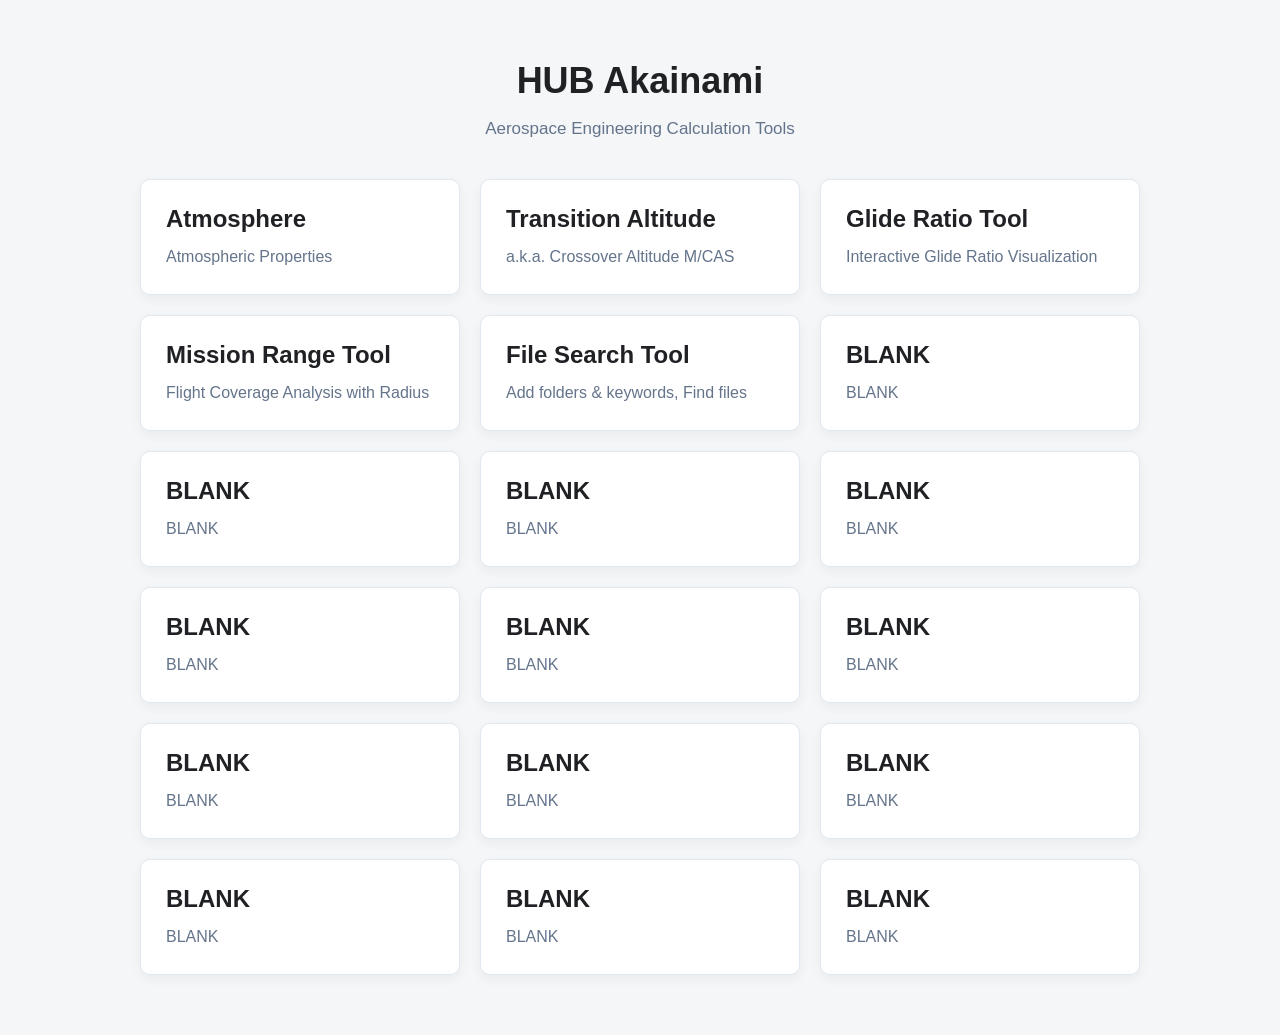
<file: index.html>
<!DOCTYPE html>

<html lang="en">

    <head>

        <meta charset="UTF-8">

            <meta
                  name="viewport"
                  content="width=device-width, initial-scale=1.0">

                <title>Engineering Tools</title>

                <link rel="stylesheet" href="style.css">

                </head>


                <body>


                    <div class="container">


                        <header>

                            <h1>
                                HUB Akainami
                            </h1>

                            <p>
                                Aerospace Engineering Calculation Tools
                            </p>

                        </header>


                        <main class="tool-grid">


                            <!-- ATMOSPHERE TOOL -->

                            <a href="atmosphere/index.html"
                               class="tool-card">
                                <h2>Atmosphere</h2>
                                <p>Atmospheric Properties</p>

                            </a>


                            <!-- TRANSITION ALTITUDE FOR M/CAS -->

                            <a href="transitionaltitude/index.html"
                               class="tool-card">
                                <h2>Transition Altitude</h2>
                                <p>a.k.a. Crossover Altitude M/CAS</p>

                            </a>


                            <!-- GLIDE RATIO TOOL -->

                            <a href="glideratio/index.html"
                               class="tool-card">
                                <h2>Glide Ratio Tool</h2>
                                <p>Interactive Glide Ratio Visualization</p>

                            </a>

                            <!-- MISSION RANGE TOOL -->

                            <a
                               href="missionrange/index.html"
                               class="tool-card">
                                <h2>Mission Range Tool</h2>
                                <p>Flight Coverage Analysis with Radius</p>
                            </a>


                            <!-- FILE SEARCH TOOL -->

                            <a
                               href="filesearchtool/index.html"
                               class="tool-card">
                                <h2>File Search Tool</h2>
                                <p>Add folders & keywords, Find files</p>
                            </a>


                            <!-- BLANK -->

                            <a
                               href="blankpage/index.html"
                               class="tool-card">
                                <h2>BLANK</h2>
                                <p>BLANK</p>
                            </a>


                            <!-- BLANK -->

                            <a
                               href="blankpage/index.html"
                               class="tool-card">
                                <h2>BLANK</h2>
                                <p>BLANK</p>
                            </a>


                            <!-- BLANK -->

                            <a
                               href="blankpage/index.html"
                               class="tool-card">
                                <h2>BLANK</h2>
                                <p>BLANK</p>
                            </a>


                            <!-- BLANK -->

                            <a
                               href="blankpage/index.html"
                               class="tool-card">
                                <h2>BLANK</h2>
                                <p>BLANK</p>
                            </a>


                            <!-- BLANK -->

                            <a
                               href="blankpage/index.html"
                               class="tool-card">
                                <h2>BLANK</h2>
                                <p>BLANK</p>
                            </a>


                            <!-- BLANK -->

                            <a
                               href="blankpage/index.html"
                               class="tool-card">
                                <h2>BLANK</h2>
                                <p>BLANK</p>
                            </a>


                            <!-- BLANK -->

                            <a
                               href="blankpage/index.html"
                               class="tool-card">
                                <h2>BLANK</h2>
                                <p>BLANK</p>
                            </a>


                            <!-- BLANK -->

                            <a
                               href="blankpage/index.html"
                               class="tool-card">
                                <h2>BLANK</h2>
                                <p>BLANK</p>
                            </a>


                            <!-- BLANK -->

                            <a
                               href="blankpage/index.html"
                               class="tool-card">
                                <h2>BLANK</h2>
                                <p>BLANK</p>
                            </a>


                            <!-- BLANK -->

                            <a
                               href="blankpage/index.html"
                               class="tool-card">
                                <h2>BLANK</h2>
                                <p>BLANK</p>
                            </a>


                            <!-- BLANK -->

                            <a
                               href="blankpage/index.html"
                               class="tool-card">
                                <h2>BLANK</h2>
                                <p>BLANK</p>
                            </a>


                            <!-- BLANK -->

                            <a
                               href="blankpage/index.html"
                               class="tool-card">
                                <h2>BLANK</h2>
                                <p>BLANK</p>
                            </a>


                            <!-- BLANK -->

                            <a
                               href="blankpage/index.html"
                               class="tool-card">
                                <h2>BLANK</h2>
                                <p>BLANK</p>
                            </a>



                        </main>


                    </div>


                </body>

            </html>
</file>
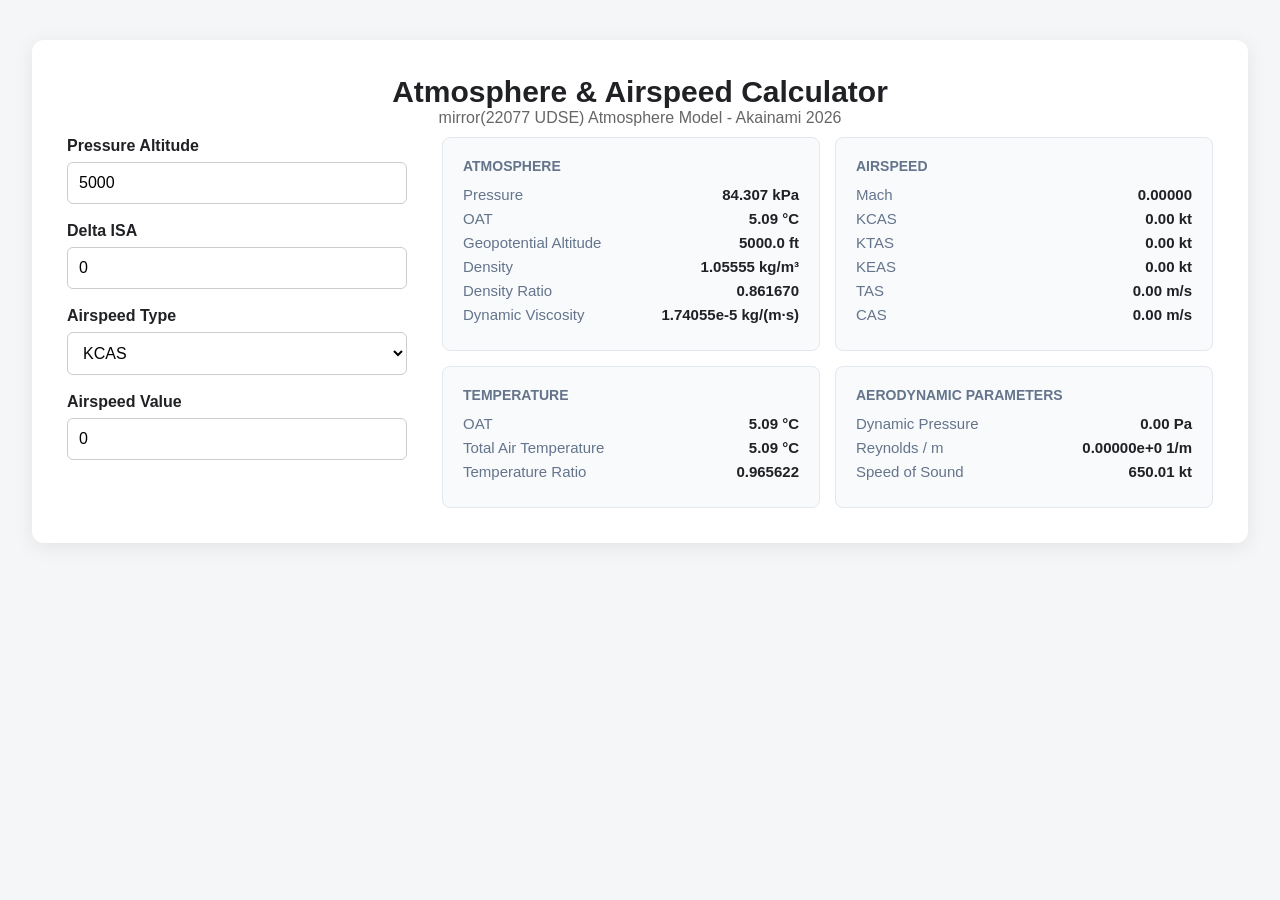
<file: atmosphere/index.html>
<!DOCTYPE html>
<html lang="en">

    <head>

        <link rel="stylesheet" href="style.css">

            <meta charset="UTF-8">

                <meta name="viewport"
                      content="width=device-width, initial-scale=1.0">

                    <title>Atmosphere & Airspeed Calculator</title>



                </head>


                <body>


                    <div class="container">


                        <h1>
                            Atmosphere & Airspeed Calculator
                        </h1>

                        <p class="subtitle">
                            mirror(22077 UDSE) Atmosphere Model - Akainami 2026
                        </p>


                        <div class="layout">


                            <!-- ==========================================================
INPUT SECTION
========================================================== -->

                            <div class="input-section">


                                <div class="input-group">

                                    <label for="pressureAltitude">
                                        Pressure Altitude
                                    </label>

                                    <input
                                           id="pressureAltitude"
                                           type="number"
                                           value="5000"
                                           step="100"
                                           >

                                    </div>


                                    <div class="input-group">

                                        <label for="disa">
                                            Delta ISA
                                        </label>

                                        <input
                                               id="disa"
                                               type="number"
                                               value="0"
                                               step="0.1"
                                               >

                                        </div>


                                        <div class="input-group">

                                            <label for="airspeedType">
                                                Airspeed Type
                                            </label>

                                            <select id="airspeedType">

                                                <option value="kcas">
                                                    KCAS
                                                </option>

                                                <option value="keas">
                                                    KEAS
                                                </option>

                                                <option value="ktas">
                                                    KTAS
                                                </option>

                                                <option value="mach">
                                                    Mach
                                                </option>

                                            </select>

                                        </div>


                                        <div class="input-group">

                                            <label for="airspeedValue">
                                                Airspeed Value
                                            </label>

                                            <input
                                                   id="airspeedValue"
                                                   type="number"
                                                   value="0"
                                                   step="1"
                                                   >

                                            </div>


                                            <div
                                                 id="error"
                                                 class="error">
                                            </div>


                                        </div>


                                        <!-- ==========================================================
RESULTS
========================================================== -->

                                        <div class="result-section">


                                            <!-- ATMOSPHERE -->

                                            <div class="result-card">

                                                <div class="result-title">
                                                    Atmosphere
                                                </div>


                                                <div class="result-row">

                                                    <span class="result-label">
                                                        Pressure
                                                    </span>

                                                    <span
                                                          class="result-value"
                                                          id="pressure">
                                                        -
                                                    </span>

                                                </div>


                                                <div class="result-row">

                                                    <span class="result-label">
                                                        OAT
                                                    </span>

                                                    <span
                                                          class="result-value"
                                                          id="oat">
                                                        -
                                                    </span>

                                                </div>


                                                <div class="result-row">

                                                    <span class="result-label">
                                                        Geopotential Altitude
                                                    </span>

                                                    <span
                                                          class="result-value"
                                                          id="geoAlt">
                                                        -
                                                    </span>

                                                </div>


                                                <div class="result-row">

                                                    <span class="result-label">
                                                        Density
                                                    </span>

                                                    <span
                                                          class="result-value"
                                                          id="density">
                                                        -
                                                    </span>

                                                </div>


                                                <div class="result-row">

                                                    <span class="result-label">
                                                        Density Ratio
                                                    </span>

                                                    <span
                                                          class="result-value"
                                                          id="sigma">
                                                        -
                                                    </span>

                                                </div>


                                                <div class="result-row">

                                                    <span class="result-label">
                                                        Dynamic Viscosity
                                                    </span>

                                                    <span
                                                          class="result-value"
                                                          id="mu">
                                                        -
                                                    </span>

                                                </div>

                                            </div>


                                            <!-- SPEED -->

                                            <div class="result-card">

                                                <div class="result-title">
                                                    Airspeed
                                                </div>


                                                <div class="result-row">

                                                    <span class="result-label">
                                                        Mach
                                                    </span>

                                                    <span
                                                          class="result-value"
                                                          id="mach">
                                                        -
                                                    </span>

                                                </div>


                                                <div class="result-row">

                                                    <span class="result-label">
                                                        KCAS
                                                    </span>

                                                    <span
                                                          class="result-value"
                                                          id="kcas">
                                                        -
                                                    </span>

                                                </div>


                                                <div class="result-row">

                                                    <span class="result-label">
                                                        KTAS
                                                    </span>

                                                    <span
                                                          class="result-value"
                                                          id="ktas">
                                                        -
                                                    </span>

                                                </div>


                                                <div class="result-row">

                                                    <span class="result-label">
                                                        KEAS
                                                    </span>

                                                    <span
                                                          class="result-value"
                                                          id="keas">
                                                        -
                                                    </span>

                                                </div>


                                                <div class="result-row">

                                                    <span class="result-label">
                                                        TAS
                                                    </span>

                                                    <span
                                                          class="result-value"
                                                          id="tas">
                                                        -
                                                    </span>

                                                </div>


                                                <div class="result-row">

                                                    <span class="result-label">
                                                        CAS
                                                    </span>

                                                    <span
                                                          class="result-value"
                                                          id="cas">
                                                        -
                                                    </span>

                                                </div>

                                            </div>


                                            <!-- TEMPERATURE -->

                                            <div class="result-card">

                                                <div class="result-title">
                                                    Temperature
                                                </div>


                                                <div class="result-row">

                                                    <span class="result-label">
                                                        OAT
                                                    </span>

                                                    <span
                                                          class="result-value"
                                                          id="oat2">
                                                        -
                                                    </span>

                                                </div>


                                                <div class="result-row">

                                                    <span class="result-label">
                                                        Total Air Temperature
                                                    </span>

                                                    <span
                                                          class="result-value"
                                                          id="tat">
                                                        -
                                                    </span>

                                                </div>


                                                <div class="result-row">

                                                    <span class="result-label">
                                                        Temperature Ratio
                                                    </span>

                                                    <span
                                                          class="result-value"
                                                          id="theta">
                                                        -
                                                    </span>

                                                </div>

                                            </div>


                                            <!-- AERODYNAMIC -->

                                            <div class="result-card">

                                                <div class="result-title">
                                                    Aerodynamic Parameters
                                                </div>


                                                <div class="result-row">

                                                    <span class="result-label">
                                                        Dynamic Pressure
                                                    </span>

                                                    <span
                                                          class="result-value"
                                                          id="qbar">
                                                        -
                                                    </span>

                                                </div>


                                                <div class="result-row">

                                                    <span class="result-label">
                                                        Reynolds / m
                                                    </span>

                                                    <span
                                                          class="result-value"
                                                          id="rePerMet">
                                                        -
                                                    </span>

                                                </div>


                                                <div class="result-row">

                                                    <span class="result-label">
                                                        Speed of Sound
                                                    </span>

                                                    <span
                                                          class="result-value"
                                                          id="speedOfSound">
                                                        -
                                                    </span>

                                                </div>

                                            </div>


                                        </div>


                                    </div>
                                    <!-- /.layout -->


                                </div>


                                <script src="script.js"></script>

                            </body>

                        </html>
</file>
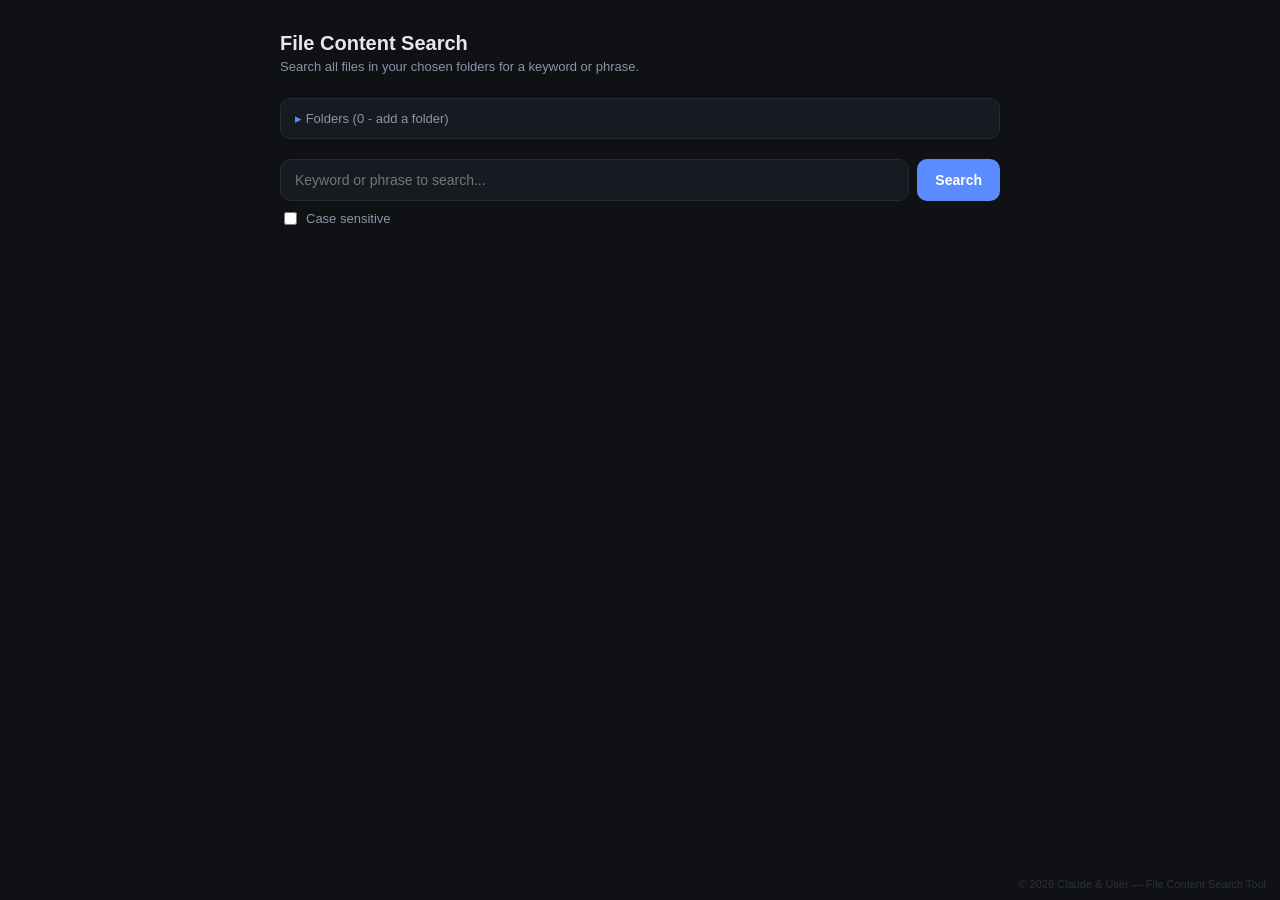
<file: filesearchtool/index.html>
<!DOCTYPE html>
<html lang="en">
<head>
<meta charset="UTF-8">
<title>File Content Search</title>
<style>
  :root{
    --bg:#0f1115; --panel:#171a21; --border:#262b36; --text:#e6e8ee;
    --muted:#8b93a7; --accent:#5b8cff; --accent2:#2fbf71; --danger:#ff5b5b;
  }
  *{box-sizing:border-box;}
  body{
    margin:0; font-family:-apple-system,Segoe UI,Roboto,Arial,sans-serif;
    background:var(--bg); color:var(--text); padding:32px 24px; display:flex;
    flex-direction:column; align-items:center; min-height:100vh;
  }
  .wrap{width:100%; max-width:720px;}
  h1{font-size:20px; font-weight:600; margin:0 0 4px;}
  .sub{color:var(--muted); font-size:13px; margin-bottom:24px;}

  .search-row{display:flex; gap:8px; margin-bottom:8px;}
  input[type=text]{
    flex:1; padding:12px 14px; border-radius:10px; border:1px solid var(--border);
    background:var(--panel); color:var(--text); font-size:14px; outline:none;
  }
  input[type=text]:focus{border-color:var(--accent);}
  button{
    padding:12px 18px; border-radius:10px; border:none; background:var(--accent);
    color:#fff; font-size:14px; font-weight:600; cursor:pointer;
  }
  button:hover{opacity:.9;}
  button.secondary{background:var(--panel); border:1px solid var(--border); color:var(--text); font-weight:500;}
  button.danger{background:transparent; border:1px solid var(--danger); color:var(--danger); padding:4px 10px; font-size:12px;}
  button:disabled{opacity:.5; cursor:not-allowed;}

  .options{display:flex; align-items:center; gap:16px; margin-bottom:20px; font-size:13px; color:var(--muted);}
  .options label{display:flex; align-items:center; gap:6px; cursor:pointer;}

  details{
    background:var(--panel); border:1px solid var(--border); border-radius:10px;
    margin-bottom:20px; padding:0; overflow:hidden;
  }
  summary{padding:12px 14px; cursor:pointer; font-size:13px; color:var(--muted); list-style:none;}
  summary::-webkit-details-marker{display:none;}
  summary:before{content:"▸ "; color:var(--accent);}
  details[open] summary:before{content:"▾ ";}
  .folder-body{padding:0 14px 14px;}
  .folder-item{
    display:flex; align-items:center; justify-content:space-between;
    padding:8px 0; border-bottom:1px solid var(--border); font-size:13px;
  }
  .folder-item:last-child{border-bottom:none;}
  .folder-name{display:flex; align-items:center; gap:8px;}
  .dot{width:8px; height:8px; border-radius:50%; background:var(--accent2); flex-shrink:0;}
  .dot.warn{background:#f5b942;}

  #status{font-size:13px; color:var(--muted); min-height:18px; margin:6px 0 14px;}

  table{width:100%; border-collapse:collapse; font-size:13px;}
  th, td{text-align:left; padding:10px 12px; border-bottom:1px solid var(--border);}
  th{color:var(--muted); font-weight:600; font-size:12px; text-transform:uppercase; letter-spacing:.03em;}
  td.path{color:var(--muted); font-size:12px; word-break:break-all;}
  tr:hover td{background:rgba(255,255,255,0.02);}
  .empty{color:var(--muted); font-size:13px; padding:20px 0; text-align:center;}
  .count{font-size:12px; color:var(--muted); margin-bottom:8px;}
  .unsupported{background:#3a2323; border:1px solid var(--danger); color:#ffb3b3; padding:14px; border-radius:10px; font-size:13px; margin-bottom:20px;}
  .footer-tag{
    position:fixed; bottom:10px; right:14px; font-size:11px; color:#454b58;
    opacity:.55; user-select:none; pointer-events:none;
  }
  tr.result-row{cursor:pointer;}
  tr.result-row td{color:var(--text);}
  tr.result-row:hover td{background:rgba(91,140,255,0.10);}
  tr.result-row:active td{background:rgba(91,140,255,0.18);}
</style>
</head>
<body>
<div class="wrap">
  <h1>File Content Search</h1>
  <div class="sub">Search all files in your chosen folders for a keyword or phrase.</div>

  <div id="unsupportedBox" class="unsupported" style="display:none;">
    This browser does not support the File System Access API. Please use Chrome or Edge.
  </div>

  <details id="folderPanel">
    <summary>Folders <span id="folderCountLabel"></span></summary>
    <div class="folder-body">
      <div id="folderList"></div>
      <button class="secondary" id="addFolderBtn" style="margin-top:10px;">+ Add Folder</button>
    </div>
  </details>

  <div class="search-row">
    <input type="text" id="keywordInput" placeholder="Keyword or phrase to search...">
    <button id="searchBtn">Search</button>
  </div>
  <div class="options">
    <label><input type="checkbox" id="caseSensitive"> Case sensitive</label>
  </div>

  <div id="status"></div>
  <div id="resultsArea"></div>
</div>

<div class="footer-tag">&copy; 2026 Claude &amp; User — File Content Search Tool</div>

<script src="pdf.min.js"></script>
<script src="jszip.min.js"></script>
<script src="xlsx.full.min.js"></script>

<script>
const DB_NAME = 'FolderSearchDB';
const STORE_NAME = 'folders';
let db = null;

// File extensions that will NOT be read (known unsupported binary formats)
const BINARY_EXT = new Set(['png','jpg','jpeg','gif','bmp','webp','ico','svgz','mp3','wav','mp4',
  'mov','avi','mkv','zip','rar','7z','exe','dll','so','dylib','doc','ppt','xls',
  'woff','woff2','ttf','otf','eot','class','jar','iso','db','sqlite']);
// Note: anything NOT in this list (including unknown/unfamiliar extensions like .dat, .rek, .crank)
// is treated as plain text and searched, same as .txt.

// Extensions that natively render in a browser tab when opened
const VIEWABLE_EXT = new Set(['pdf','txt','md','csv','json','xml','html','htm','css','js','log']);

// Extensions handled via special parsers instead of plain text
const RICH_EXT = new Set(['pdf','docx','xlsx','pptx']);

if(window.pdfjsLib){
  pdfjsLib.GlobalWorkerOptions.workerSrc = 'pdf.worker.min.js';
}

function extractTagText(xml, tagRegex){
  const out = [];
  let m;
  while((m = tagRegex.exec(xml)) !== null){
    out.push(m[1]);
  }
  return out.join(' ');
}

async function extractPdfText(file){
  const buf = await file.arrayBuffer();
  const doc = await pdfjsLib.getDocument({ data: buf }).promise;
  let text = '';
  for(let i = 1; i <= doc.numPages; i++){
    const page = await doc.getPage(i);
    const content = await page.getTextContent();
    text += content.items.map(it => it.str).join(' ') + '\n';
  }
  return text;
}

async function extractDocxText(file){
  const buf = await file.arrayBuffer();
  const zip = await JSZip.loadAsync(buf);
  const docXmlFile = zip.file('word/document.xml');
  if(!docXmlFile) return '';
  const xml = await docXmlFile.async('string');
  return extractTagText(xml, /<w:t[^>]*>([^<]*)<\/w:t>/g);
}

async function extractPptxText(file){
  const buf = await file.arrayBuffer();
  const zip = await JSZip.loadAsync(buf);
  const slideFiles = Object.keys(zip.files)
    .filter(name => /^ppt\/slides\/slide\d+\.xml$/.test(name));
  let text = '';
  for(const name of slideFiles){
    const xml = await zip.file(name).async('string');
    text += extractTagText(xml, /<a:t[^>]*>([^<]*)<\/a:t>/g) + '\n';
  }
  return text;
}

async function extractXlsxText(file){
  const buf = await file.arrayBuffer();
  const data = new Uint8Array(buf);
  const wb = XLSX.read(data, { type: 'array' });
  let text = '';
  for(const sheetName of wb.SheetNames){
    const sheet = wb.Sheets[sheetName];
    text += XLSX.utils.sheet_to_csv(sheet) + '\n';
  }
  return text;
}

async function extractText(file, ext){
  switch(ext){
    case 'pdf': return await extractPdfText(file);
    case 'docx': return await extractDocxText(file);
    case 'pptx': return await extractPptxText(file);
    case 'xlsx': return await extractXlsxText(file);
    default: return await file.text();
  }
}

function openDB(){
  return new Promise((resolve, reject)=>{
    const req = indexedDB.open(DB_NAME, 1);
    req.onupgradeneeded = ()=>{
      req.result.createObjectStore(STORE_NAME, { keyPath:'id', autoIncrement:true });
    };
    req.onsuccess = ()=> resolve(req.result);
    req.onerror = ()=> reject(req.error);
  });
}

function dbGetAll(){
  return new Promise((resolve, reject)=>{
    const tx = db.transaction(STORE_NAME, 'readonly');
    const store = tx.objectStore(STORE_NAME);
    const req = store.getAll();
    req.onsuccess = ()=> resolve(req.result);
    req.onerror = ()=> reject(req.error);
  });
}
function dbAdd(entry){
  return new Promise((resolve, reject)=>{
    const tx = db.transaction(STORE_NAME, 'readwrite');
    const req = tx.objectStore(STORE_NAME).add(entry);
    req.onsuccess = ()=> resolve(req.result);
    req.onerror = ()=> reject(req.error);
  });
}
function dbDelete(id){
  return new Promise((resolve, reject)=>{
    const tx = db.transaction(STORE_NAME, 'readwrite');
    const req = tx.objectStore(STORE_NAME).delete(id);
    req.onsuccess = ()=> resolve();
    req.onerror = ()=> reject(req.error);
  });
}

let folders = []; // {id, name, handle, permission}

async function refreshFolders(){
  folders = await dbGetAll();
  for(const f of folders){
    try{
      const perm = await f.handle.queryPermission({mode:'read'});
      f.permission = perm; // 'granted' | 'denied' | 'prompt'
    }catch(e){ f.permission = 'error'; }
  }
  renderFolders();
}

function renderFolders(){
  const list = document.getElementById('folderList');
  const label = document.getElementById('folderCountLabel');
  label.textContent = folders.length ? `(${folders.length})` : '(0 - add a folder)';
  if(folders.length === 0){
    list.innerHTML = '<div class="empty">No folders added yet.</div>';
    return;
  }
  list.innerHTML = '';
  for(const f of folders){
    const row = document.createElement('div');
    row.className = 'folder-item';
    const ok = f.permission === 'granted';
    row.innerHTML = `
      <div class="folder-name">
        <span class="dot ${ok?'':'warn'}"></span>
        <span>${f.name}</span>
      </div>
      <div>
        ${ok ? '' : '<button class="secondary" style="padding:4px 10px;font-size:12px;margin-right:6px;" data-grant="'+f.id+'">Grant Access</button>'}
        <button class="danger" data-remove="${f.id}">Remove</button>
      </div>`;
    list.appendChild(row);
  }
  list.querySelectorAll('[data-remove]').forEach(btn=>{
    btn.onclick = async ()=>{
      await dbDelete(Number(btn.dataset.remove));
      await refreshFolders();
    };
  });
  list.querySelectorAll('[data-grant]').forEach(btn=>{
    btn.onclick = async ()=>{
      const f = folders.find(x=>x.id === Number(btn.dataset.grant));
      if(f){
        const res = await f.handle.requestPermission({mode:'read'});
        f.permission = res;
        renderFolders();
      }
    };
  });
}

document.getElementById('addFolderBtn').onclick = async ()=>{
  try{
    const handle = await window.showDirectoryPicker();
    await dbAdd({ name: handle.name, handle });
    await refreshFolders();
  }catch(e){
    // user cancelled or an error occurred - fail silently
    if(e && e.name !== 'AbortError') console.error(e);
  }
};

async function* walk(dirHandle, relPath){
  for await (const [name, handle] of dirHandle.entries()){
    const childPath = relPath ? relPath + '/' + name : name;
    if(handle.kind === 'file'){
      yield { handle, path: childPath };
    } else if(handle.kind === 'directory'){
      yield* walk(handle, childPath);
    }
  }
}

function getExt(name){
  const i = name.lastIndexOf('.');
  return i === -1 ? '' : name.slice(i+1).toLowerCase();
}

async function runSearch(){
  const keywordRaw = document.getElementById('keywordInput').value;
  const keyword = keywordRaw.trim();
  const statusEl = document.getElementById('status');
  const resultsArea = document.getElementById('resultsArea');
  resultsArea.innerHTML = '';

  if(!keyword){
    statusEl.textContent = 'Please enter a keyword or phrase.';
    return;
  }
  const readyFolders = folders.filter(f=>f.permission === 'granted');
  if(readyFolders.length === 0){
    statusEl.textContent = 'No accessible folders to search. Add/grant access to a folder in the "Folders" section.';
    return;
  }

  const caseSensitive = document.getElementById('caseSensitive').checked;
  const needle = caseSensitive ? keyword : keyword.toLowerCase();

  document.getElementById('searchBtn').disabled = true;
  let scanned = 0;
  const matches = [];

  for(const f of readyFolders){
    statusEl.textContent = `Scanning: ${f.name} ...`;
    try{
      for await (const entry of walk(f.handle, '')){
        const ext = getExt(entry.handle.name);
        if(BINARY_EXT.has(ext)) continue;
        try{
          const file = await entry.handle.getFile();
          // skip very large files (over 25MB)
          if(file.size > 25 * 1024 * 1024) continue;
          const text = await extractText(file, ext);
          const haystack = caseSensitive ? text : text.toLowerCase();
          scanned++;
          if(scanned % 25 === 0){
            statusEl.textContent = `Scanning: ${f.name} (${scanned} files scanned)`;
          }
          if(haystack.includes(needle)){
            matches.push({ folder: f.name, fileName: entry.handle.name, path: `${f.name}/${entry.path}`, handle: entry.handle });
          }
        }catch(readErr){
          // skip files that can't be read or parsed
        }
      }
    }catch(walkErr){
      console.error('Error scanning folder:', f.name, walkErr);
    }
  }

  document.getElementById('searchBtn').disabled = false;
  statusEl.textContent = `Done: ${scanned} files scanned, ${matches.length} matches found.`;
  renderResults(matches);
}

function renderResults(matches){
  const area = document.getElementById('resultsArea');
  if(matches.length === 0){
    area.innerHTML = '<div class="empty">No matches found.</div>';
    return;
  }
  let html = `<div class="count">${matches.length} results</div><table><thead><tr><th>File Name</th><th>Path</th></tr></thead><tbody>`;
  matches.forEach((m, i) => {
    html += `<tr class="result-row" data-idx="${i}"><td>${escapeHtml(m.fileName)}</td><td class="path">${escapeHtml(m.path)}</td></tr>`;
  });
  html += '</tbody></table>';
  area.innerHTML = html;

  area.querySelectorAll('tr.result-row').forEach(row => {
    row.addEventListener('click', () => {
      const match = matches[Number(row.dataset.idx)];
      openMatchFile(match);
    });
  });
}

async function openMatchFile(match){
  try{
    const file = await match.handle.getFile();
    const ext = getExt(match.fileName);
    const url = URL.createObjectURL(file);
    if(VIEWABLE_EXT.has(ext)){
      // Browser can render this type directly in a tab
      window.open(url, '_blank');
    }else{
      // Not natively renderable (e.g. docx/xlsx/pptx) - trigger a direct download.
      // The browser's download bar then offers an "Open" action that launches
      // the file in its default application (Word/Excel/etc.) — that final
      // click has to come from the browser/user, a web page cannot do it.
      const a = document.createElement('a');
      a.href = url;
      a.download = match.fileName;
      document.body.appendChild(a);
      a.click();
      a.remove();
    }
    setTimeout(() => URL.revokeObjectURL(url), 60000);
  }catch(e){
    console.error(e);
    alert('Could not open file: ' + e.message);
  }
}

function escapeHtml(s){
  return s.replace(/[&<>"']/g, c=>({'&':'&amp;','<':'&lt;','>':'&gt;','"':'&quot;',"'":'&#39;'}[c]));
}

document.getElementById('searchBtn').onclick = runSearch;
document.getElementById('keywordInput').addEventListener('keydown', e=>{
  if(e.key === 'Enter') runSearch();
});

(async function init(){
  if(!('showDirectoryPicker' in window)){
    document.getElementById('unsupportedBox').style.display = 'block';
    document.getElementById('addFolderBtn').disabled = true;
    document.getElementById('searchBtn').disabled = true;
    return;
  }
  db = await openDB();
  await refreshFolders();
})();
</script>
</body>
</html>
</file>
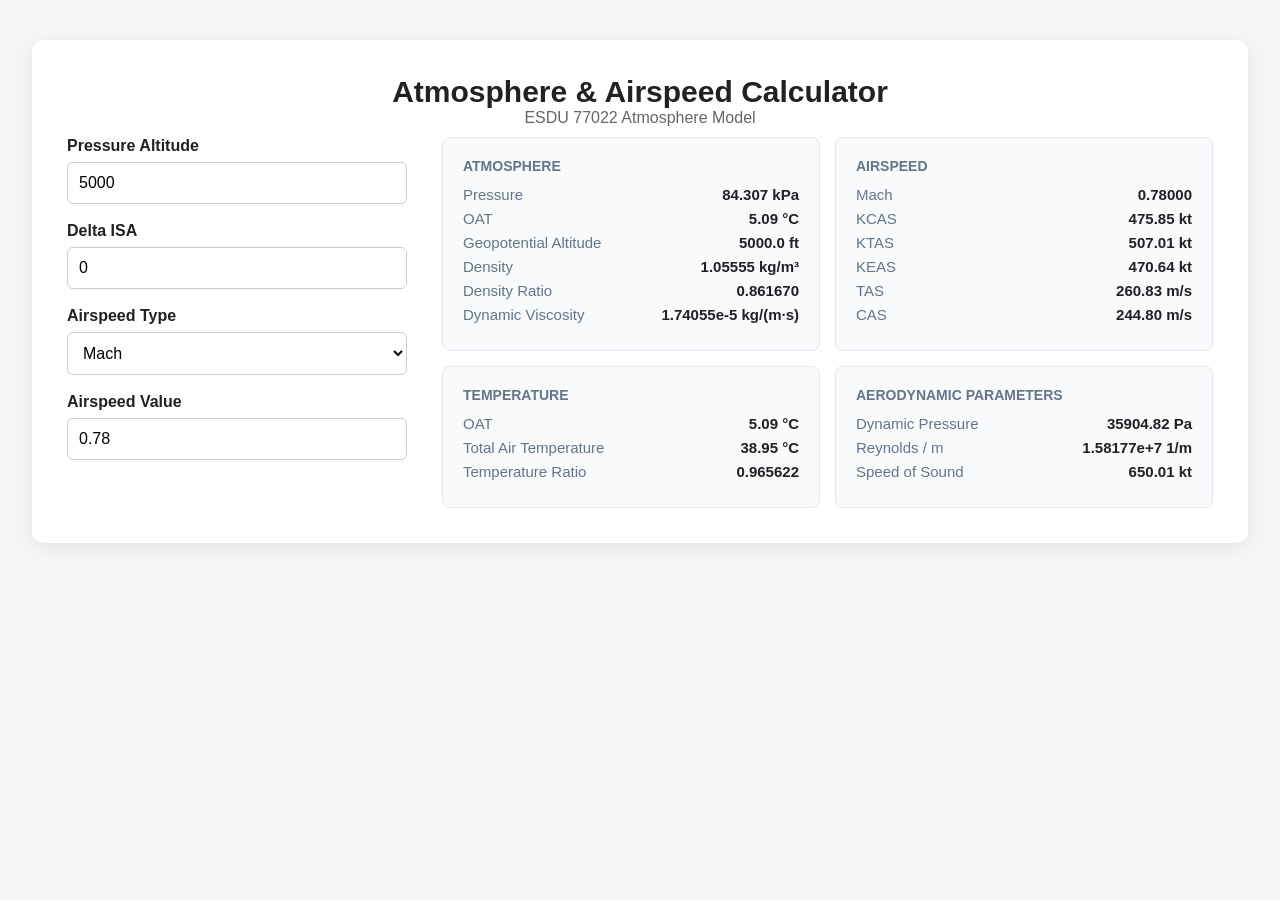
<file: Pages/index.html>
<!DOCTYPE html>
<html lang="en">

<head>

<meta charset="UTF-8">

<meta name="viewport"
      content="width=device-width, initial-scale=1.0">

<title>Atmosphere & Airspeed Calculator</title>


<style>

* {
    box-sizing: border-box;
}


body {

    margin: 0;

    padding: 0;

    font-family:
        Arial,
        Helvetica,
        sans-serif;

    background-color: #f4f6f8;

    color: #202124;
}


.container {

    width: 95%;

    max-width: 1300px;

    margin: 40px auto;

    padding: 35px;

    background-color: white;

    border-radius: 12px;

    box-shadow:
        0 4px 20px
        rgba(0,0,0,0.08);
}


h1 {

    margin: 0;

    text-align: center;

    font-size: 30px;
}


.subtitle {

    margin-top: 0px;

    margin-bottom: 10px;

    text-align: center;

    color: #666;
}


/* ============================================================
   LAYOUT
   ============================================================ */

.layout {

    display: flex;

    align-items: flex-start;

    gap: 35px;
}


/* ============================================================
   INPUTS
   ============================================================ */

.input-section {

    flex: 0 0 340px;

    position: sticky;

    top: 20px;
}


.input-group {

    margin-bottom: 18px;
}


label {

    display: block;

    margin-bottom: 7px;

    font-weight: bold;
}


input,
select {

    width: 100%;

    padding: 11px;

    border: 1px solid #ccc;

    border-radius: 6px;

    font-size: 16px;

    background-color: white;
}


button {

    width: 100%;

    margin-top: 8px;

    padding: 13px;

    border: none;

    border-radius: 6px;

    background-color: #2563eb;

    color: white;

    font-size: 16px;

    font-weight: bold;

    cursor: pointer;
}


button:hover {

    background-color: #1d4ed8;
}


/* ============================================================
   RESULTS
   ============================================================ */

.result-section {

    display: grid;

    grid-template-columns:
        repeat(2, 1fr);

    gap: 15px;

    flex: 1;

    min-width: 0;
}


.result-card {

    padding: 20px;

    background-color: #f8fafc;

    border: 1px solid #e2e8f0;

    border-radius: 8px;
}


.result-title {

    margin-bottom: 12px;

    color: #64748b;

    font-size: 14px;

    font-weight: bold;

    text-transform: uppercase;
}


.result-row {

    display: flex;

    justify-content: space-between;

    gap: 10px;

    margin: 7px 0;

    font-size: 15px;
}


.result-label {

    color: #64748b;
}


.result-value {

    font-weight: bold;

    text-align: right;
}


.error {

    margin-top: 20px;

    padding: 12px;

    border-radius: 6px;

    background-color: #fee2e2;

    color: #991b1b;

    text-align: center;

    display: none;
}


/* ============================================================
   MOBILE
   ============================================================ */

@media (max-width: 900px) {

    .layout {

        flex-direction: column;
    }


    .input-section {

        flex: 1 1 auto;

        width: 100%;

        position: static;
    }

}


@media (max-width: 650px) {

    .container {

        width: 95%;

        margin: 20px auto;

        padding: 20px;
    }


    h1 {

        font-size: 25px;
    }


    .result-section {

        grid-template-columns: 1fr;
    }

}

</style>

</head>


<body>


<div class="container">


<h1>
    Atmosphere & Airspeed Calculator 
</h1>

<p class="subtitle">
    ESDU 77022 Atmosphere Model
</p>


<div class="layout">


<!-- ==========================================================
     INPUT SECTION
     ========================================================== -->

<div class="input-section">


    <div class="input-group">

        <label for="pressureAltitude">
            Pressure Altitude
        </label>

        <input
            id="pressureAltitude"
            type="number"
            value="5000"
            step="1"
        >

    </div>


    <div class="input-group">

        <label for="disa">
            Delta ISA
        </label>

        <input
            id="disa"
            type="number"
            value="0"
            step="0.1"
        >

    </div>


    <div class="input-group">

        <label for="airspeedType">
            Airspeed Type
        </label>

        <select id="airspeedType">

            <option value="mach">
                Mach
            </option>

            <option value="kcas">
                KCAS
            </option>

            <option value="kias">
                KIAS
            </option>

            <option value="ktas">
                KTAS
            </option>

            <option value="keas">
                KEAS
            </option>

        </select>

    </div>


    <div class="input-group">

        <label for="airspeedValue">
            Airspeed Value
        </label>

        <input
            id="airspeedValue"
            type="number"
            value="0.78"
            step="0.01"
        >

    </div>


    <div
        id="error"
        class="error">
    </div>


</div>


<!-- ==========================================================
     RESULTS
     ========================================================== -->

<div class="result-section">


    <!-- ATMOSPHERE -->

    <div class="result-card">

        <div class="result-title">
            Atmosphere
        </div>


        <div class="result-row">

            <span class="result-label">
                Pressure
            </span>

            <span
                class="result-value"
                id="pressure">
                -
            </span>

        </div>


        <div class="result-row">

            <span class="result-label">
                OAT
            </span>

            <span
                class="result-value"
                id="oat">
                -
            </span>

        </div>


        <div class="result-row">

            <span class="result-label">
                Geopotential Altitude
            </span>

            <span
                class="result-value"
                id="geoAlt">
                -
            </span>

        </div>


        <div class="result-row">

            <span class="result-label">
                Density
            </span>

            <span
                class="result-value"
                id="density">
                -
            </span>

        </div>


        <div class="result-row">

            <span class="result-label">
                Density Ratio
            </span>

            <span
                class="result-value"
                id="sigma">
                -
            </span>

        </div>


        <div class="result-row">

            <span class="result-label">
                Dynamic Viscosity
            </span>

            <span
                class="result-value"
                id="mu">
                -
            </span>

        </div>

    </div>


    <!-- SPEED -->

    <div class="result-card">

        <div class="result-title">
            Airspeed
        </div>


        <div class="result-row">

            <span class="result-label">
                Mach
            </span>

            <span
                class="result-value"
                id="mach">
                -
            </span>

        </div>


        <div class="result-row">

            <span class="result-label">
                KCAS
            </span>

            <span
                class="result-value"
                id="kcas">
                -
            </span>

        </div>


        <div class="result-row">

            <span class="result-label">
                KTAS
            </span>

            <span
                class="result-value"
                id="ktas">
                -
            </span>

        </div>


        <div class="result-row">

            <span class="result-label">
                KEAS
            </span>

            <span
                class="result-value"
                id="keas">
                -
            </span>

        </div>


        <div class="result-row">

            <span class="result-label">
                TAS
            </span>

            <span
                class="result-value"
                id="tas">
                -
            </span>

        </div>


        <div class="result-row">

            <span class="result-label">
                CAS
            </span>

            <span
                class="result-value"
                id="cas">
                -
            </span>

        </div>

    </div>


    <!-- TEMPERATURE -->

    <div class="result-card">

        <div class="result-title">
            Temperature
        </div>


        <div class="result-row">

            <span class="result-label">
                OAT
            </span>

            <span
                class="result-value"
                id="oat2">
                -
            </span>

        </div>


        <div class="result-row">

            <span class="result-label">
                Total Air Temperature
            </span>

            <span
                class="result-value"
                id="tat">
                -
            </span>

        </div>


        <div class="result-row">

            <span class="result-label">
                Temperature Ratio
            </span>

            <span
                class="result-value"
                id="theta">
                -
            </span>

        </div>

    </div>


    <!-- AERODYNAMIC -->

    <div class="result-card">

        <div class="result-title">
            Aerodynamic Parameters
        </div>


        <div class="result-row">

            <span class="result-label">
                Dynamic Pressure
            </span>

            <span
                class="result-value"
                id="qbar">
                -
            </span>

        </div>


        <div class="result-row">

            <span class="result-label">
                Reynolds / m
            </span>

            <span
                class="result-value"
                id="rePerMet">
                -
            </span>

        </div>


        <div class="result-row">

            <span class="result-label">
                Speed of Sound
            </span>

            <span
                class="result-value"
                id="speedOfSound">
                -
            </span>

        </div>

    </div>


</div>


</div>
<!-- /.layout -->


</div>


<script>


// ============================================================
// CONSTANTS
// ============================================================

const p0 = 101325;

const T0 = 288.15;

const rho0 = 1.225;

const a0_knots = 661.479;

const a0_mePerSec = 340.294;


// ============================================================
// MAIN FUNCTION
// ============================================================

function calculate() {


    // --------------------------------------------------------
    // Read inputs
    // --------------------------------------------------------

    const pressAltFt =
        Number(
            document.getElementById(
                "pressureAltitude"
            ).value
        );


    const disaC =
        Number(
            document.getElementById(
                "disa"
            ).value
        );


    const val =
        Number(
            document.getElementById(
                "airspeedValue"
            ).value
        );


    const type =
        document.getElementById(
            "airspeedType"
        ).value
        .toLowerCase();


    // --------------------------------------------------------
    // Validate
    // --------------------------------------------------------

    const error =
        document.getElementById("error");


    error.style.display = "none";


    if (!Number.isFinite(pressAltFt)) {

        showError(
            "Please enter a valid pressure altitude."
        );

        return;
    }


    if (!Number.isFinite(disaC)) {

        showError(
            "Please enter a valid Delta ISA."
        );

        return;
    }


    if (!Number.isFinite(val)) {

        showError(
            "Please enter a valid airspeed."
        );

        return;
    }


    // --------------------------------------------------------
    // Convert pressure altitude to meters
    // --------------------------------------------------------

    const pressAltM =
        0.3048 * pressAltFt;


    // --------------------------------------------------------
    // Variables
    // --------------------------------------------------------

    let delta;

    let geoAltM;

    let oatK;


    // ========================================================
    // ESDU 77022 ATMOSPHERE
    // ========================================================


    // --------------------------------------------------------
    // Layer 1
    // -700 m to 11000 m
    // --------------------------------------------------------

    if (
        pressAltM >= -700 &&
        pressAltM < 11000
    ) {

        delta =
            (1 / p0) *
            Math.pow(
                8.9619638 +
                (-0.20216125e-3) *
                pressAltM,
                5.2558797
            );


        geoAltM =
            pressAltM +
            disaC *
            (
                -153.84615 *
                Math.log(
                    1 -
                    22.557696e-6 *
                    pressAltM
                )
            );


        oatK =
            288.15 -
            6.5e-3 *
            pressAltM +
            disaC;
    }


    // --------------------------------------------------------
    // Layer 2
    // 11000 m to 20000 m
    // --------------------------------------------------------

    else if (
        pressAltM >= 11000 &&
        pressAltM < 20000
    ) {

        delta =
            (1 / p0) *
            128244.5 *
            Math.exp(
                -0.15768852e-3 *
                pressAltM
            );


        geoAltM =
            pressAltM +
            disaC *
            (
                -6.8965165 +
                4.6157397e-3 *
                pressAltM
            );


        oatK =
            216.65 +
            disaC;
    }


    // --------------------------------------------------------
    // Layer 3
    // 20000 m to 32000 m
    // --------------------------------------------------------

    else if (
        pressAltM >= 20000 &&
        pressAltM < 32000
    ) {

        delta =
            (1 / p0) *
            Math.pow(
                0.70551848 +
                3.5876861e-6 *
                pressAltM,
                -34.163218
            );


        geoAltM =
            pressAltM +
            disaC *
            (
                85.418277 +
                1000 *
                Math.log(
                    0.9076852 +
                    4.6157397e-6 *
                    pressAltM
                )
            );


        oatK =
            196.65 +
            1e-3 *
            pressAltM +
            disaC;
    }


    // --------------------------------------------------------
    // Layer 4
    // 32000 m to 47000 m
    // --------------------------------------------------------

    else if (
        pressAltM >= 32000 &&
        pressAltM < 47000
    ) {

        delta =
            (1 / p0) *
            Math.pow(
                0.34926867 +
                7.0330980e-6 *
                pressAltM,
                -12.201149
            );


        geoAltM =
            pressAltM +
            disaC *
            (
                139.32758 +
                357.14286 *
                Math.log(
                    0.6081347 +
                    12.245791e-6 *
                    pressAltM
                )
            );


        oatK =
            139.05 +
            2.8e-3 *
            pressAltM +
            disaC;
    }


    // --------------------------------------------------------
    // Layer 5
    // 47000 m to 50000 m
    // --------------------------------------------------------

    else if (
        pressAltM >= 47000 &&
        pressAltM < 50000
    ) {

        delta =
            (1 / p0) *
            41828.420 *
            Math.exp(
                -0.12622656e-3 *
                pressAltM
            );


        geoAltM =
            pressAltM +
            disaC *
            (
                25.898003 +
                3.6948088e-3 *
                pressAltM
            );


        oatK =
            270.65 +
            disaC;
    }


    // --------------------------------------------------------
    // Outside ESDU range
    // --------------------------------------------------------

    else {

        showError(
            "Pressure altitude is outside the ESDU 77022 range (-700 m to 50000 m)."
        );

        return;
    }


    // ========================================================
    // ATMOSPHERIC PARAMETERS
    // ========================================================

    const pressure =
        p0 * delta;


    const p =
        pressure;


    const geoAltFt =
        geoAltM / 0.3048;


    const oatC =
        oatK - 273.15;


    const theta =
        oatK / 288.15;


    const sigma =
        delta / theta;


    const rho =
        1.225 * sigma;


    // Dynamic viscosity

    const mu =
        0.00000145743 *
        Math.pow(
            theta * 288.16,
            1.5
        ) /
        (
            theta * 288.16 +
            110.4
        );


    // Speed of sound

    const a_knots =
        a0_knots *
        Math.sqrt(theta);


    const a_mePerSec =
        a0_mePerSec *
        Math.sqrt(theta);


    // ========================================================
    // AIRSPEED CALCULATIONS
    // ========================================================

    let mach;

    let ktas;

    let keas;

    let kcas;


    // --------------------------------------------------------
    // MACH INPUT
    // --------------------------------------------------------

    if (type === "mach") {

        mach = val;


        let Pp;


        if (mach >= 1) {

            Pp =
                p *
                Math.pow(
                    1.2 * mach * mach,
                    3.5
                ) *
                Math.pow(
                    1 +
                    (7 / 6) *
                    (mach * mach - 1),
                    -2.5
                );

        }
        else {

            Pp =
                p *
                Math.pow(
                    1 +
                    0.2 * mach * mach,
                    3.5
                );

        }


        const k =
            (Pp - p) / p0;


        if (
            k >= 0.89293 &&
            mach >= 1
        ) {

            kcas =
                a0_knots *
                Math.sqrt(
                    0.41726 +
                    0.7767 * k -
                    0.0989 / k
                );

        }


        else if (
            k < 0.89293 &&
            mach >= 1
        ) {

            kcas =
                a0_knots *
                Math.sqrt(
                    5 *
                    (
                        Math.pow(
                            delta *
                            (
                                Math.pow(
                                    1.2 *
                                    mach *
                                    mach,
                                    3.5
                                ) *
                                Math.pow(
                                    1 +
                                    (7 / 6) *
                                    (
                                        mach *
                                        mach -
                                        1
                                    ),
                                    -2.5
                                ) -
                                1
                            ) +
                            1,
                            2 / 7
                        ) -
                        1
                    )
                );

        }


        else if (
            k < 0.89293 &&
            mach < 1
        ) {

            kcas =
                a0_knots *
                Math.sqrt(
                    5 *
                    (
                        Math.pow(
                            delta *
                            (
                                Math.pow(
                                    mach * mach / 5 + 1,
                                    3.5
                                ) -
                                1
                            ) +
                            1,
                            1 / 3.5
                        ) -
                        1
                    )
                );

        }


        ktas =
            mach *
            a_knots;


        keas =
            mach *
            a_knots *
            Math.sqrt(sigma);

    }


    // --------------------------------------------------------
    // KCAS / KIAS INPUT
    // --------------------------------------------------------

    else if (
        type === "kcas" ||
        type === "kias"
    ) {

        kcas = val;


        let Pp_p;


        if (
            kcas / a0_knots <= 1
        ) {

            Pp_p =
                (p0 / p) *
                (
                    Math.pow(
                        1 +
                        0.2 *
                        Math.pow(
                            kcas / a0_knots,
                            2
                        ),
                        3.5
                    ) -
                    1
                ) +
                1;

        }
        else {

            Pp_p =
                (p0 / p) *
                (
                    Math.pow(
                        1.2 *
                        Math.pow(
                            kcas / a0_knots,
                            2
                        ),
                        3.5
                    ) *
                    Math.pow(
                        1 +
                        (7 / 6) *
                        (
                            Math.pow(
                                kcas / a0_knots,
                                2
                            ) -
                            1
                        ),
                        -2.5
                    ) -
                    1
                ) +
                1;

        }


        if (
            kcas / a0_knots > 1 &&
            Pp_p > 1.89293
        ) {

            mach =
                Math.sqrt(
                    0.41726 +
                    0.7767 *
                    (Pp_p - 1) -
                    0.0989 /
                    (Pp_p - 1)
                );

        }


        else if (
            kcas / a0_knots <= 1 &&
            Pp_p > 1.89293
        ) {

            mach =
                Math.sqrt(
                    0.41726 +
                    0.7767 *
                    (Pp_p - 1) -
                    0.0989 /
                    (Pp_p - 1)
                );

        }


        else if (
            kcas / a0_knots <= 1 &&
            Pp_p < 1.89293
        ) {

            mach =
                Math.sqrt(
                    5 *
                    (
                        Math.pow(
                            Pp_p,
                            2 / 7
                        ) -
                        1
                    )
                );

        }


        ktas =
            mach *
            a_knots;


        keas =
            mach *
            a_knots *
            Math.sqrt(sigma);

    }


    // --------------------------------------------------------
    // KTAS INPUT
    // --------------------------------------------------------

    else if (type === "ktas") {

        ktas = val;


        mach =
            ktas /
            a_knots;


        keas =
            mach *
            a_knots *
            Math.sqrt(sigma);


        let Pp;


        if (mach >= 1) {

            Pp =
                p *
                Math.pow(
                    1.2 *
                    mach *
                    mach,
                    3.5
                ) *
                Math.pow(
                    1 +
                    (7 / 6) *
                    (
                        mach *
                        mach -
                        1
                    ),
                    -2.5
                );

        }
        else {

            Pp =
                p *
                Math.pow(
                    1 +
                    0.2 *
                    mach *
                    mach,
                    3.5
                );

        }


        const k =
            (Pp - p) /
            p0;


        if (
            k >= 0.89293 &&
            mach >= 1
        ) {

            kcas =
                a0_knots *
                Math.sqrt(
                    0.41726 +
                    0.7767 * k -
                    0.0989 / k
                );

        }


        else if (
            k < 0.89293 &&
            mach >= 1
        ) {

            kcas =
                a0_knots *
                Math.sqrt(
                    5 *
                    (
                        Math.pow(
                            delta *
                            (
                                Math.pow(
                                    1.2 *
                                    mach *
                                    mach,
                                    3.5
                                ) *
                                Math.pow(
                                    1 +
                                    (7 / 6) *
                                    (
                                        mach *
                                        mach -
                                        1
                                    ),
                                    -2.5
                                ) -
                                1
                            ) +
                            1,
                            2 / 7
                        ) -
                        1
                    )
                );

        }


        else if (
            k < 0.89293 &&
            mach <= 1
        ) {

            kcas =
                a0_knots *
                Math.sqrt(
                    5 *
                    (
                        Math.pow(
                            delta *
                            (
                                Math.pow(
                                    mach *
                                    mach /
                                    5 +
                                    1,
                                    3.5
                                ) -
                                1
                            ) +
                            1,
                            1 / 3.5
                        ) -
                        1
                    )
                );

        }

    }


    // --------------------------------------------------------
    // KEAS INPUT
    // --------------------------------------------------------

    else if (type === "keas") {

        keas = val;


        mach =
            keas /
            (
                a_knots *
                Math.sqrt(sigma)
            );


        ktas =
            mach *
            a_knots;


        let Pp;


        if (mach >= 1) {

            Pp =
                p *
                Math.pow(
                    1.2 *
                    mach *
                    mach,
                    3.5
                ) *
                Math.pow(
                    1 +
                    (7 / 6) *
                    (
                        mach *
                        mach -
                        1
                    ),
                    -2.5
                );

        }
        else {

            Pp =
                p *
                Math.pow(
                    1 +
                    0.2 *
                    mach *
                    mach,
                    3.5
                );

        }


        const k =
            (Pp - p) /
            p0;


        if (
            k >= 0.89293 &&
            mach >= 1
        ) {

            kcas =
                a0_knots *
                Math.sqrt(
                    0.41726 +
                    0.7767 * k -
                    0.0989 / k
                );

        }


        else if (
            k < 0.89293 &&
            mach >= 1
        ) {

            kcas =
                a0_knots *
                Math.sqrt(
                    5 *
                    (
                        Math.pow(
                            delta *
                            (
                                Math.pow(
                                    1.2 *
                                    mach *
                                    mach,
                                    3.5
                                ) *
                                Math.pow(
                                    1 +
                                    (7 / 6) *
                                    (
                                        mach *
                                        mach -
                                        1
                                    ),
                                    -2.5
                                ) -
                                1
                            ) +
                            1,
                            2 / 7
                        ) -
                        1
                    )
                );

        }


        else if (
            k < 0.89293 &&
            mach <= 1
        ) {

            kcas =
                a0_knots *
                Math.sqrt(
                    5 *
                    (
                        Math.pow(
                            delta *
                            (
                                Math.pow(
                                    mach *
                                    mach /
                                    5 +
                                    1,
                                    3.5
                                ) -
                                1
                            ) +
                            1,
                            1 / 3.5
                        ) -
                        1
                    )
                );

        }

    }


    // ========================================================
    // TOTAL AIR TEMPERATURE
    // ========================================================

    const Tt_K =
        oatK *
        (
            1 +
            0.2 *
            mach *
            mach
        );


    const Tt_C =
        Tt_K -
        273.15;


    // ========================================================
    // DYNAMIC PRESSURE
    // ========================================================

    const qbar =
        0.5 *
        1.225 *
        Math.pow(
            keas * 1852 / 3600,
            2
        );


    // ========================================================
    // REYNOLDS NUMBER PER METRE
    // ========================================================

    const rePerMet =
        ktas *
        rho *
        1852 / 3600 /
        mu;


    // ========================================================
    // CONVERT KNOTS TO m/s
    // ========================================================

    const cas =
        kcas *
        1852 / 3600;


    const tas =
        ktas *
        1852 / 3600;


    const eas =
        keas *
        1852 / 3600;


    // ========================================================
    // DISPLAY
    // ========================================================

    document.getElementById("pressure")
        .textContent =
        (
            pressure / 1000
        ).toFixed(3)
        + " kPa";


    document.getElementById("oat")
        .textContent =
        oatC.toFixed(2)
        + " °C";


    document.getElementById("oat2")
        .textContent =
        oatC.toFixed(2)
        + " °C";


    document.getElementById("geoAlt")
        .textContent =
        geoAltFt.toFixed(1)
        + " ft";


    document.getElementById("density")
        .textContent =
        rho.toFixed(5)
        + " kg/m³";


    document.getElementById("sigma")
        .textContent =
        sigma.toFixed(6);


    document.getElementById("mu")
        .textContent =
        mu.toExponential(5)
        + " kg/(m·s)";


    document.getElementById("mach")
        .textContent =
        mach.toFixed(5);


    document.getElementById("kcas")
        .textContent =
        kcas.toFixed(2)
        + " kt";


    document.getElementById("ktas")
        .textContent =
        ktas.toFixed(2)
        + " kt";


    document.getElementById("keas")
        .textContent =
        keas.toFixed(2)
        + " kt";


    document.getElementById("tas")
        .textContent =
        tas.toFixed(2)
        + " m/s";


    document.getElementById("cas")
        .textContent =
        cas.toFixed(2)
        + " m/s";


    document.getElementById("tat")
        .textContent =
        Tt_C.toFixed(2)
        + " °C";


    document.getElementById("theta")
        .textContent =
        theta.toFixed(6);


    document.getElementById("qbar")
        .textContent =
        qbar.toFixed(2)
        + " Pa";


    document.getElementById("rePerMet")
        .textContent =
        rePerMet.toExponential(5)
        + " 1/m";


    document.getElementById("speedOfSound")
        .textContent =
        a_knots.toFixed(2)
        + " kt";


}


// ============================================================
// ERROR FUNCTION
// ============================================================

function showError(message) {

    const error =
        document.getElementById("error");

    error.textContent = message;

    error.style.display = "block";

}


// ============================================================
// LIVE AUTO-CALCULATION
// ============================================================
// Recalculate automatically whenever any input or select changes,
// instead of requiring a button click.

[
    "pressureAltitude",
    "disa",
    "airspeedValue"
].forEach(function (id) {

    document.getElementById(id)
        .addEventListener("input", calculate);

});


document.getElementById("airspeedType")
    .addEventListener("change", calculate);


// ============================================================
// INITIAL CALCULATION
// ============================================================

calculate();


</script>


</body>

</html>
</file>
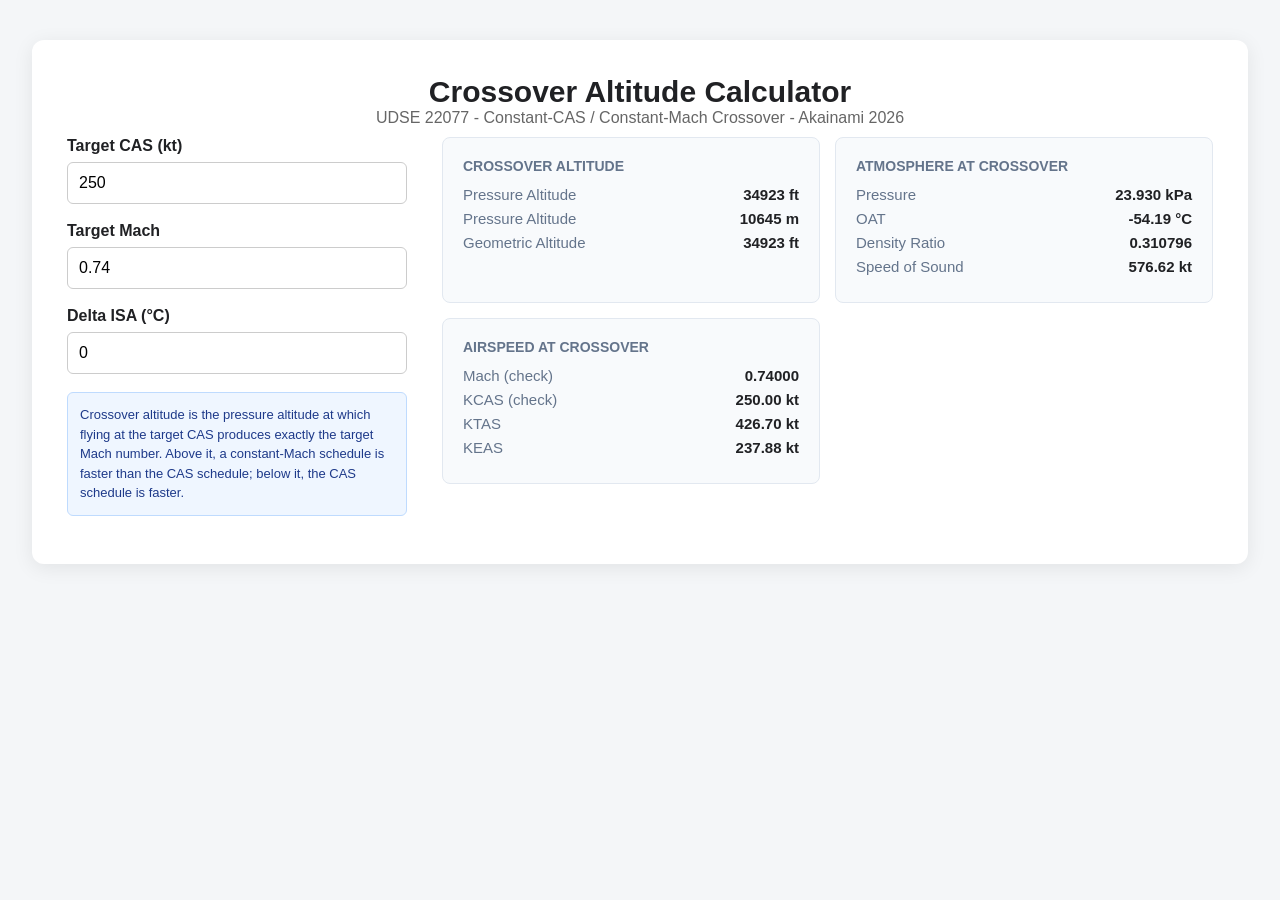
<file: transitionaltitude/index.html>
<!DOCTYPE html>
<html lang="en">
<head>
    <meta charset="UTF-8">
    <meta name="viewport" content="width=device-width, initial-scale=1.0">
    <title>Crossover Altitude Calculator</title>
    <link rel="stylesheet" href="style.css">
</head>
<body>

    <div class="container">

        <h1>Crossover Altitude Calculator</h1>
        <p class="subtitle">
             UDSE 22077 - Constant-CAS / Constant-Mach Crossover - Akainami 2026
        </p>

        <div class="layout">

            <!-- ==========================================================
                 INPUT SECTION
                 ========================================================== -->
            <div class="input-section">

                <div class="input-group">
                    <label for="targetCas">Target CAS (kt)</label>
                    <input id="targetCas" type="number" value="250" step="1">
                </div>

                <div class="input-group">
                    <label for="targetMach">Target Mach</label>
                    <input id="targetMach" type="number" value="0.74" step="0.01">
                </div>

                <div class="input-group">
                    <label for="disa">Delta ISA (&deg;C)</label>
                    <input id="disa" type="number" value="0" step="0.1">
                </div>

                <p class="note">
                    Crossover altitude is the pressure altitude at which flying at the
                    target CAS produces exactly the target Mach number. Above it, a
                    constant-Mach schedule is faster than the CAS schedule; below it,
                    the CAS schedule is faster.
                </p>

                <div id="error" class="error"></div>

            </div>

            <!-- ==========================================================
                 RESULTS
                 ========================================================== -->
            <div class="result-section">

                <!-- CROSSOVER ALTITUDE -->
                <div class="result-card">
                    <div class="result-title">Crossover Altitude</div>

                    <div class="result-row">
                        <span class="result-label">Pressure Altitude</span>
                        <span class="result-value" id="pressAltFt">-</span>
                    </div>

                    <div class="result-row">
                        <span class="result-label">Pressure Altitude</span>
                        <span class="result-value" id="pressAltM">-</span>
                    </div>

                    <div class="result-row">
                        <span class="result-label">Geometric Altitude</span>
                        <span class="result-value" id="geoAltFt">-</span>
                    </div>
                </div>

                <!-- ATMOSPHERE AT CROSSOVER -->
                <div class="result-card">
                    <div class="result-title">Atmosphere at Crossover</div>

                    <div class="result-row">
                        <span class="result-label">Pressure</span>
                        <span class="result-value" id="pressure">-</span>
                    </div>

                    <div class="result-row">
                        <span class="result-label">OAT</span>
                        <span class="result-value" id="oat">-</span>
                    </div>

                    <div class="result-row">
                        <span class="result-label">Density Ratio</span>
                        <span class="result-value" id="sigma">-</span>
                    </div>

                    <div class="result-row">
                        <span class="result-label">Speed of Sound</span>
                        <span class="result-value" id="speedOfSound">-</span>
                    </div>
                </div>

                <!-- AIRSPEED AT CROSSOVER -->
                <div class="result-card">
                    <div class="result-title">Airspeed at Crossover</div>

                    <div class="result-row">
                        <span class="result-label">Mach (check)</span>
                        <span class="result-value" id="machOut">-</span>
                    </div>

                    <div class="result-row">
                        <span class="result-label">KCAS (check)</span>
                        <span class="result-value" id="kcasOut">-</span>
                    </div>

                    <div class="result-row">
                        <span class="result-label">KTAS</span>
                        <span class="result-value" id="ktas">-</span>
                    </div>

                    <div class="result-row">
                        <span class="result-label">KEAS</span>
                        <span class="result-value" id="keas">-</span>
                    </div>
                </div>

            </div>
            <!-- /.result-section -->

        </div>
        <!-- /.layout -->

    </div>

    <script src="script.js"></script>
</body>
</html>
</file>
<file: style.css>
* {
    box-sizing: border-box;
}


body {

    margin: 0;

    font-family:
        Arial,
        Helvetica,
        sans-serif;

    background-color: #f4f6f8;

    color: #202124;
}


.container {

    width: 90%;

    max-width: 1000px;

    margin: 60px auto;
}


/* ============================================================
   HEADER
   ============================================================ */

header {

    margin-bottom: 40px;

    text-align: center;
}


h1 {

    margin-bottom: 10px;

    font-size: 36px;
}


header p {

    color: #64748b;

    font-size: 17px;
}


/* ============================================================
   TOOL GRID
   ============================================================ */

.tool-grid {

    display: grid;

    grid-template-columns:
        repeat(
            auto-fit,
            minmax(250px, 1fr)
        );

    gap: 20px;
}


/* ============================================================
   TOOL CARD
   ============================================================ */

.tool-card {

    display: block;

    padding: 25px;

    background-color: white;

    border:
        1px solid
        #e2e8f0;

    border-radius: 10px;

    box-shadow:
        0 4px 12px
        rgba(0,0,0,0.05);

    text-decoration: none;

    color: inherit;

    transition:
        transform 0.2s,
        box-shadow 0.2s;
}


.tool-card:hover {

    transform:
        translateY(-4px);

    box-shadow:
        0 8px 20px
        rgba(0,0,0,0.10);
}


.tool-card h2 {

    margin-top: 0;

    margin-bottom: 12px;
}


.tool-card p {

    margin: 0;

    color: #64748b;

    line-height: 1.5;
}


/* ============================================================
   DISABLED CARD
   ============================================================ */

.tool-card.disabled {

    opacity: 0.5;

    cursor: default;

}


.tool-card.disabled:hover {

    transform: none;

    box-shadow:
        0 4px 12px
        rgba(0,0,0,0.05);

}


/* ============================================================
   MOBILE
   ============================================================ */

@media (max-width: 600px) {

    .container {

        width: 90%;

        margin: 35px auto;
    }


    h1 {

        font-size: 28px;
    }

}
</file>
<file: atmosphere/style.css>
* {
    box-sizing: border-box;
}


body {

    margin: 0;

    padding: 0;

    font-family:
        Arial,
        Helvetica,
        sans-serif;

    background-color: #f4f6f8;

    color: #202124;
}


.container {

    width: 95%;

    max-width: 1300px;

    margin: 40px auto;

    padding: 35px;

    background-color: white;

    border-radius: 12px;

    box-shadow:
        0 4px 20px
        rgba(0,0,0,0.08);
}


h1 {

    margin: 0;

    text-align: center;

    font-size: 30px;
}


.subtitle {

    margin-top: 0px;

    margin-bottom: 10px;

    text-align: center;

    color: #666;
}


/* ============================================================
   LAYOUT
   ============================================================ */

.layout {

    display: flex;

    align-items: flex-start;

    gap: 35px;
}


/* ============================================================
   INPUTS
   ============================================================ */

.input-section {

    flex: 0 0 340px;

    position: sticky;

    top: 20px;
}


.input-group {

    margin-bottom: 18px;
}


label {

    display: block;

    margin-bottom: 7px;

    font-weight: bold;
}


input,
select {

    width: 100%;

    padding: 11px;

    border: 1px solid #ccc;

    border-radius: 6px;

    font-size: 16px;

    background-color: white;
}


button {

    width: 100%;

    margin-top: 8px;

    padding: 13px;

    border: none;

    border-radius: 6px;

    background-color: #2563eb;

    color: white;

    font-size: 16px;

    font-weight: bold;

    cursor: pointer;
}


button:hover {

    background-color: #1d4ed8;
}


/* ============================================================
   RESULTS
   ============================================================ */

.result-section {

    display: grid;

    grid-template-columns:
        repeat(2, 1fr);

    gap: 15px;

    flex: 1;

    min-width: 0;
}


.result-card {

    padding: 20px;

    background-color: #f8fafc;

    border: 1px solid #e2e8f0;

    border-radius: 8px;
}


.result-title {

    margin-bottom: 12px;

    color: #64748b;

    font-size: 14px;

    font-weight: bold;

    text-transform: uppercase;
}


.result-row {

    display: flex;

    justify-content: space-between;

    gap: 10px;

    margin: 7px 0;

    font-size: 15px;
}


.result-label {

    color: #64748b;
}


.result-value {

    font-weight: bold;

    text-align: right;
}


.error {

    margin-top: 20px;

    padding: 12px;

    border-radius: 6px;

    background-color: #fee2e2;

    color: #991b1b;

    text-align: center;

    display: none;
}


/* ============================================================
   MOBILE
   ============================================================ */

@media (max-width: 900px) {

    .layout {

        flex-direction: column;
    }


    .input-section {

        flex: 1 1 auto;

        width: 100%;

        position: static;
    }

}


@media (max-width: 650px) {

    .container {

        width: 95%;

        margin: 20px auto;

        padding: 20px;
    }


    h1 {

        font-size: 25px;
    }


    .result-section {

        grid-template-columns: 1fr;
    }

}
</file>
<file: transitionaltitude/style.css>
* {
    box-sizing: border-box;
}

body {
    margin: 0;
    padding: 0;
    font-family: Arial, Helvetica, sans-serif;
    background-color: #f4f6f8;
    color: #202124;
}

.container {
    width: 95%;
    max-width: 1300px;
    margin: 40px auto;
    padding: 35px;
    background-color: white;
    border-radius: 12px;
    box-shadow: 0 4px 20px rgba(0,0,0,0.08);
}

h1 {
    margin: 0;
    text-align: center;
    font-size: 30px;
}

.subtitle {
    margin-top: 0px;
    margin-bottom: 10px;
    text-align: center;
    color: #666;
}

/* ============================================================
   LAYOUT
   ============================================================ */

.layout {
    display: flex;
    align-items: flex-start;
    gap: 35px;
}

/* ============================================================
   INPUTS
   ============================================================ */

.input-section {
    flex: 0 0 340px;
    position: sticky;
    top: 20px;
}

.input-group {
    margin-bottom: 18px;
}

label {
    display: block;
    margin-bottom: 7px;
    font-weight: bold;
}

input,
select {
    width: 100%;
    padding: 11px;
    border: 1px solid #ccc;
    border-radius: 6px;
    font-size: 16px;
    background-color: white;
}

button {
    width: 100%;
    margin-top: 8px;
    padding: 13px;
    border: none;
    border-radius: 6px;
    background-color: #2563eb;
    color: white;
    font-size: 16px;
    font-weight: bold;
    cursor: pointer;
}

button:hover {
    background-color: #1d4ed8;
}

.note {
    margin-top: 4px;
    padding: 12px;
    border-radius: 6px;
    background-color: #eff6ff;
    border: 1px solid #bfdbfe;
    color: #1e3a8a;
    font-size: 13px;
    line-height: 1.5;
}

/* ============================================================
   RESULTS
   ============================================================ */

.result-section {
    display: grid;
    grid-template-columns: repeat(2, 1fr);
    gap: 15px;
    flex: 1;
    min-width: 0;
}

.result-card {
    padding: 20px;
    background-color: #f8fafc;
    border: 1px solid #e2e8f0;
    border-radius: 8px;
}

.result-title {
    margin-bottom: 12px;
    color: #64748b;
    font-size: 14px;
    font-weight: bold;
    text-transform: uppercase;
}

.result-row {
    display: flex;
    justify-content: space-between;
    gap: 10px;
    margin: 7px 0;
    font-size: 15px;
}

.result-label {
    color: #64748b;
}

.result-value {
    font-weight: bold;
    text-align: right;
}

.error {
    margin-top: 20px;
    padding: 12px;
    border-radius: 6px;
    background-color: #fee2e2;
    color: #991b1b;
    text-align: center;
    display: none;
}

/* ============================================================
   MOBILE
   ============================================================ */

@media (max-width: 900px) {
    .layout {
        flex-direction: column;
    }

    .input-section {
        flex: 1 1 auto;
        width: 100%;
        position: static;
    }
}

@media (max-width: 650px) {
    .container {
        width: 95%;
        margin: 20px auto;
        padding: 20px;
    }

    h1 {
        font-size: 25px;
    }

    .result-section {
        grid-template-columns: 1fr;
    }
}
</file>
